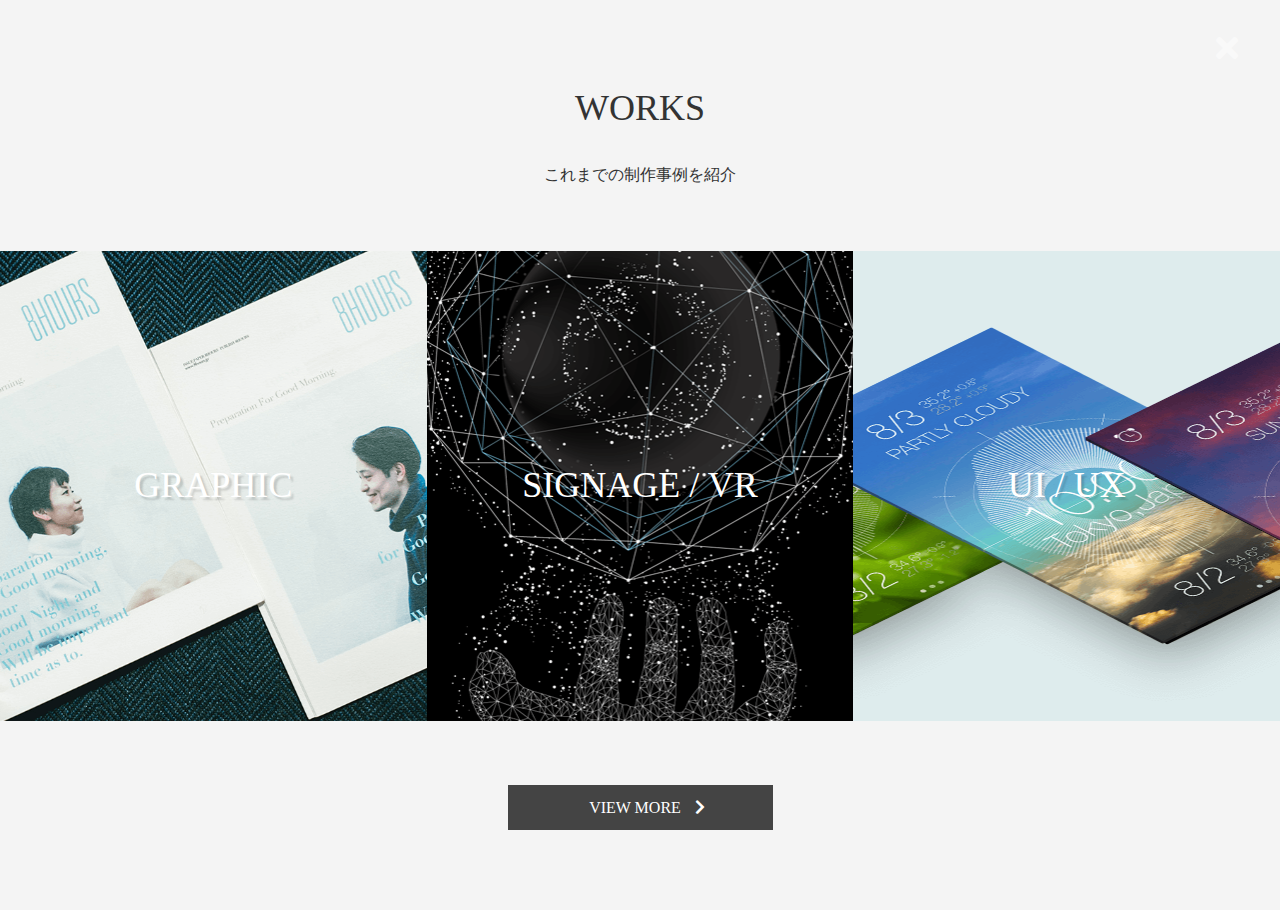
<file: 01_modal_init/index.html>
<!DOCTYPE html>
<html lang="ja">
<head>
    <meta charset="UTF-8">
    <meta name="viewport" content="width=device-width, initial-scale=1.0">
    <meta http-equiv="X-UA-Compatible" content="ie=edge">
    <title>modal</title>
    <link rel="stylesheet" href="css/reset.css">
    <link rel="stylesheet" href="https://cdnjs.cloudflare.com/ajax/libs/font-awesome/5.11.2/css/all.min.css">
    <link rel="stylesheet" href="css/style.css">
</head>
<body>
    <main>
        <section class="work-area">
            <h2 class="second-ttl">WORKS</h2>
            <p class="sub-ttl">これまでの制作事例を紹介</p>
            <div class="work-block">
                <section class="grapihc">
                    <h3>GRAPHIC</h3>
                </section>
                <section class="signage-vr">
                    <h3>SIGNAGE / VR</h3>
                </section>
                <section class="ui-ux">
                    <h3>UI / UX</h3>
                </section>
            </div>
            <p class="btn"><a href="#">VIEW MORE<i class="fas fa-chevron-right"></i></a></p>
        </section>
        <!-- /.work-area -->
    </main>

    <!-- modalで使用する背景 -->
    <div id="overlay">
        <!-- #overlayの中に入れたいhtmlの一例 -->
        <!-- <figure><img src="img/work01.png" alt=""></figure> -->

        <!-- 空のfigureを用意する -->
        <figure></figure>
        <!-- closeボタン -->
        <i class="fas fa-times"></i>
    </div>
    <!-- /#overlay -->


    <script src="https://cdnjs.cloudflare.com/ajax/libs/jquery/3.4.1/jquery.min.js"></script>
    <script src="js/modal.js"></script>
</body>
</html>
</file>
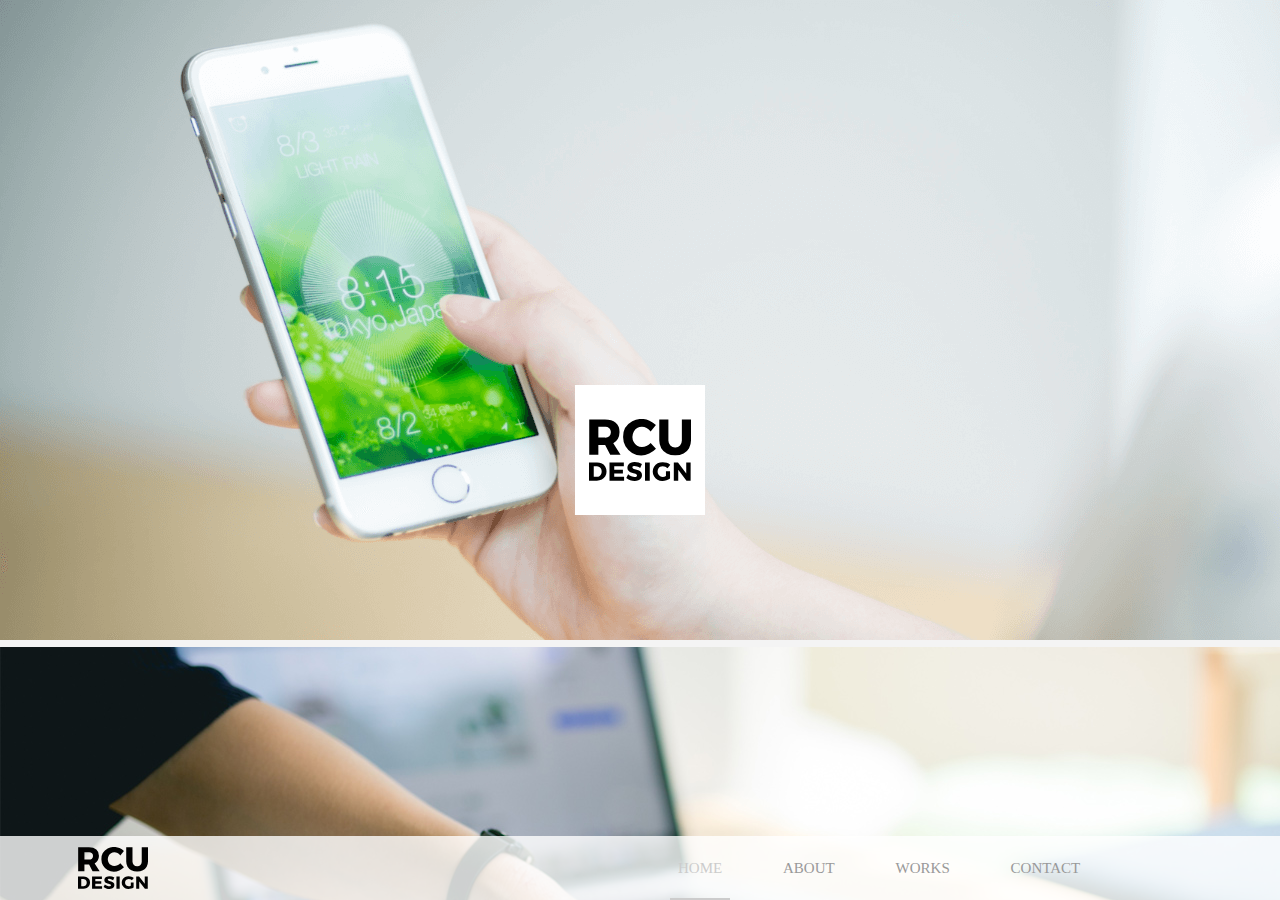
<file: 02_slideshow_init/index.html>
<!DOCTYPE html>
<html lang="ja">
<head>
    <meta charset="UTF-8">
    <meta name="viewport" content="width=device-width, initial-scale=1.0">
    <meta http-equiv="X-UA-Compatible" content="ie=edge">
    <title>カルーセル（スライダー）</title>
    <link rel="stylesheet" href="css/reset.css">
    <link rel="stylesheet" href="css/style.css">
</head>
<body>
    <header>
        <div class="slide-contents">
            <div><img src="img/main.png" alt="スライド画像1" class="slide-img"></div>
            <div><img src="img/main02.jpg" alt="スライド画像2" class="slide-img"></div>
            <div><img src="img/main03.jpg" alt="スライド画像3" class="slide-img"></div>
        </div>
        <h1><img src="img/logo.svg" alt="RCU DESIGN"></h1>
        <nav>
            <div class="container">
                <h2><img src="img/logo.svg" alt="RCU DESIGN"></h2>
                <ul class="nav-list">
                    <li class="current"><a href="#">HOME</a></li>
                    <li><a href="#">ABOUT</a></li>
                    <li><a href="#">WORKS</a></li>
                    <li><a href="#">CONTACT</a></li>
                    <li><a href="#"><i class="fab fa-facebook-square"></i></a></li>
                    <li><a href="#"><i class="fab fa-instagram"></i></a></li>
                </ul>
            </div>
        </nav>
    </header>
    <!-- /header -->

    <script src="https://cdnjs.cloudflare.com/ajax/libs/jquery/3.4.1/jquery.min.js"></script>
    <script src="js/setSlick.js"></script>
</body>
</html>
</file>
<file: 01_modal_init/css/style.css>
@charset "UTF-8";

/*  body
--------------------------------*/
body{
    color: #333333;
    background: #f4f4f4;
    font-family: "Helvetica Neue", "ヒラギノ角ゴ ProN W3", "Hiragino Kaku Gothic ProN", "Yu Gothic", YuGothic, Arial, メイリオ, Meiryo, sans-serif;
    font-size: 13px;
    line-height: 1.6;
}

/*  common
--------------------------------*/
*, *::before, *::after{
    box-sizing: border-box;
}
.second-ttl{
    font-size: 36px;
    text-align: center;
    font-family: "Montserrat";
    margin-bottom: 24px;
}
.sub-ttl{
    font-size: 16px;
    text-align: center;
    margin-bottom: 64px;
}
.btn{
    width: 265px;
    height: 45px;
    margin: 0 auto;
}
a{
    color: #999999;
    text-decoration: none;
    font-family: "Montserrat";
}
.btn a{
    display: block;
    width: 265px;
    height: 45px;
    background: #444444;
    line-height: 45px;
    color: #ffffff;
    text-decoration: none;
    font-size: 16px;
    font-family: "Montserrat";
    text-align: center;

    transition: all 1s 0s ease-out;
}
.btn a:hover{
    background: rgba(255, 68, 68, 0.6);;
}
.btn a i{
    transform: translate(14px, 0);
    transition: all 1s 0s ease-out;
}
.btn a:hover i{
    transform: translate(44px, 0);
}

/*  main .work-area
--------------------------------*/
main > section{
    padding: 80px 0;
}
.work-block{
    display: flex;
    margin-bottom: 64px;
}
.work-block section{
    width: 40.964%;
    height: 470px;
    display: flex;
    justify-content: center;
    align-items: center;
    position: relative;
}
/* マウスホバー時に暗くする */
.work-block section::after{
    position: absolute;
    /* セレクタの領域を左右上下に最大まで広げる */
    top: 0;
    right: 0;
    bottom: 0;
    left: 0;
    content: ' ';
    /* h3タグより下にする */
    z-index: 1;
    transition: all 0.8s 0s ease-in-out;
}
.work-block section:hover::after{
    background: rgba(0,0,0,0.8);
}
.grapihc{
    background: url(../img/work01.png) no-repeat center center;
    background-size: cover;
}
.signage-vr{
    background: url(../img/work02.png) no-repeat center center;
    background-size: cover;
}
.ui-ux{
    background: url(../img/work03.png) no-repeat center center;
    background-size: cover;
}
.work-block h3{
    font-size: 36px;
    font-family: "Montserrat";
    color: #ffffff;
    text-shadow: 3px 3px 2px rgba(0,0,0,0.16);
    position: relative;
    z-index: 10;
}


/*  modal(#overlay)
--------------------------------*/
#overlay{

}
/* jQueryでshowクラスを付けた時の挙動を先に書いておく */
#overlay.show{

}
#overlay i{
    position: absolute;
    top: 32px;
    right: 32px;
    width: 32px;
    height: 32px;
    font-size: 32px;
    color: rgba(255, 255, 255, 0.5);
    cursor: pointer;
}
</file>
<file: 02_slideshow_init/css/style.css>
@charset "UTF-8";

/*  body
--------------------------------*/
body{
    color: #333333;
    background: #f4f4f4;
    font-family: "Helvetica Neue", "ヒラギノ角ゴ ProN W3", "Hiragino Kaku Gothic ProN", "Yu Gothic", YuGothic, Arial, メイリオ, Meiryo, sans-serif;
    font-size: 13px;
    line-height: 1.6;
}

/*  common
--------------------------------*/
*, *::before, *::after{
    box-sizing: border-box;
}
a{
    color: #999999;
    text-decoration: none;
    font-family: "Montserrat";
}

/*  header
--------------------------------*/
header{
    width: 100vw;
    height: 100vh;
    /* background: url(../img/main.png) no-repeat center center;
    background-size: cover; */
    position: relative;
    overflow: hidden;
}
header h1{
    width: 130px;
    height: 130px;
    background: #ffffff;
    position: absolute;
    top: calc(50% - 65px);
    left: calc(50% - 65px);
    display: flex;
    justify-content: center;
    align-items: center;
}
header nav{
    width: 100%;
    height: 64px;
    position: absolute;
    bottom: 0;
    left: 0;
    background: rgba(255,255,255,0.8);
}

/************************
    JavaScriptで使用
************************/
.slick-dots{
    bottom: 83px;
}
.slick-dotted.slick-slider{
    margin-bottom: 0;
}


.container{
    width: 1140px;
    height: 64px;
    margin: 0 auto;
    display: flex;
}
.container h2{
    display: flex;
    align-items: center;
    padding-left: 8px;
}
.container h2 img{
    width: 70px;
    height: auto;
}
.nav-list{
    width: 540px;
    height: 64px;
    display: flex;
    justify-content: space-between;
    align-items: center;
    margin-left: auto;
}
.nav-list li a{
    display: block;
    height: 64px;
    line-height: 64px;
    padding: 0 8px;
    font-size: 15px;
}
.nav-list li.current a{
    color: #cccccc;
    border-bottom: 2px solid #cccccc;
}
.nav-list li a:hover{
    color: #cccccc;
}
</file>
